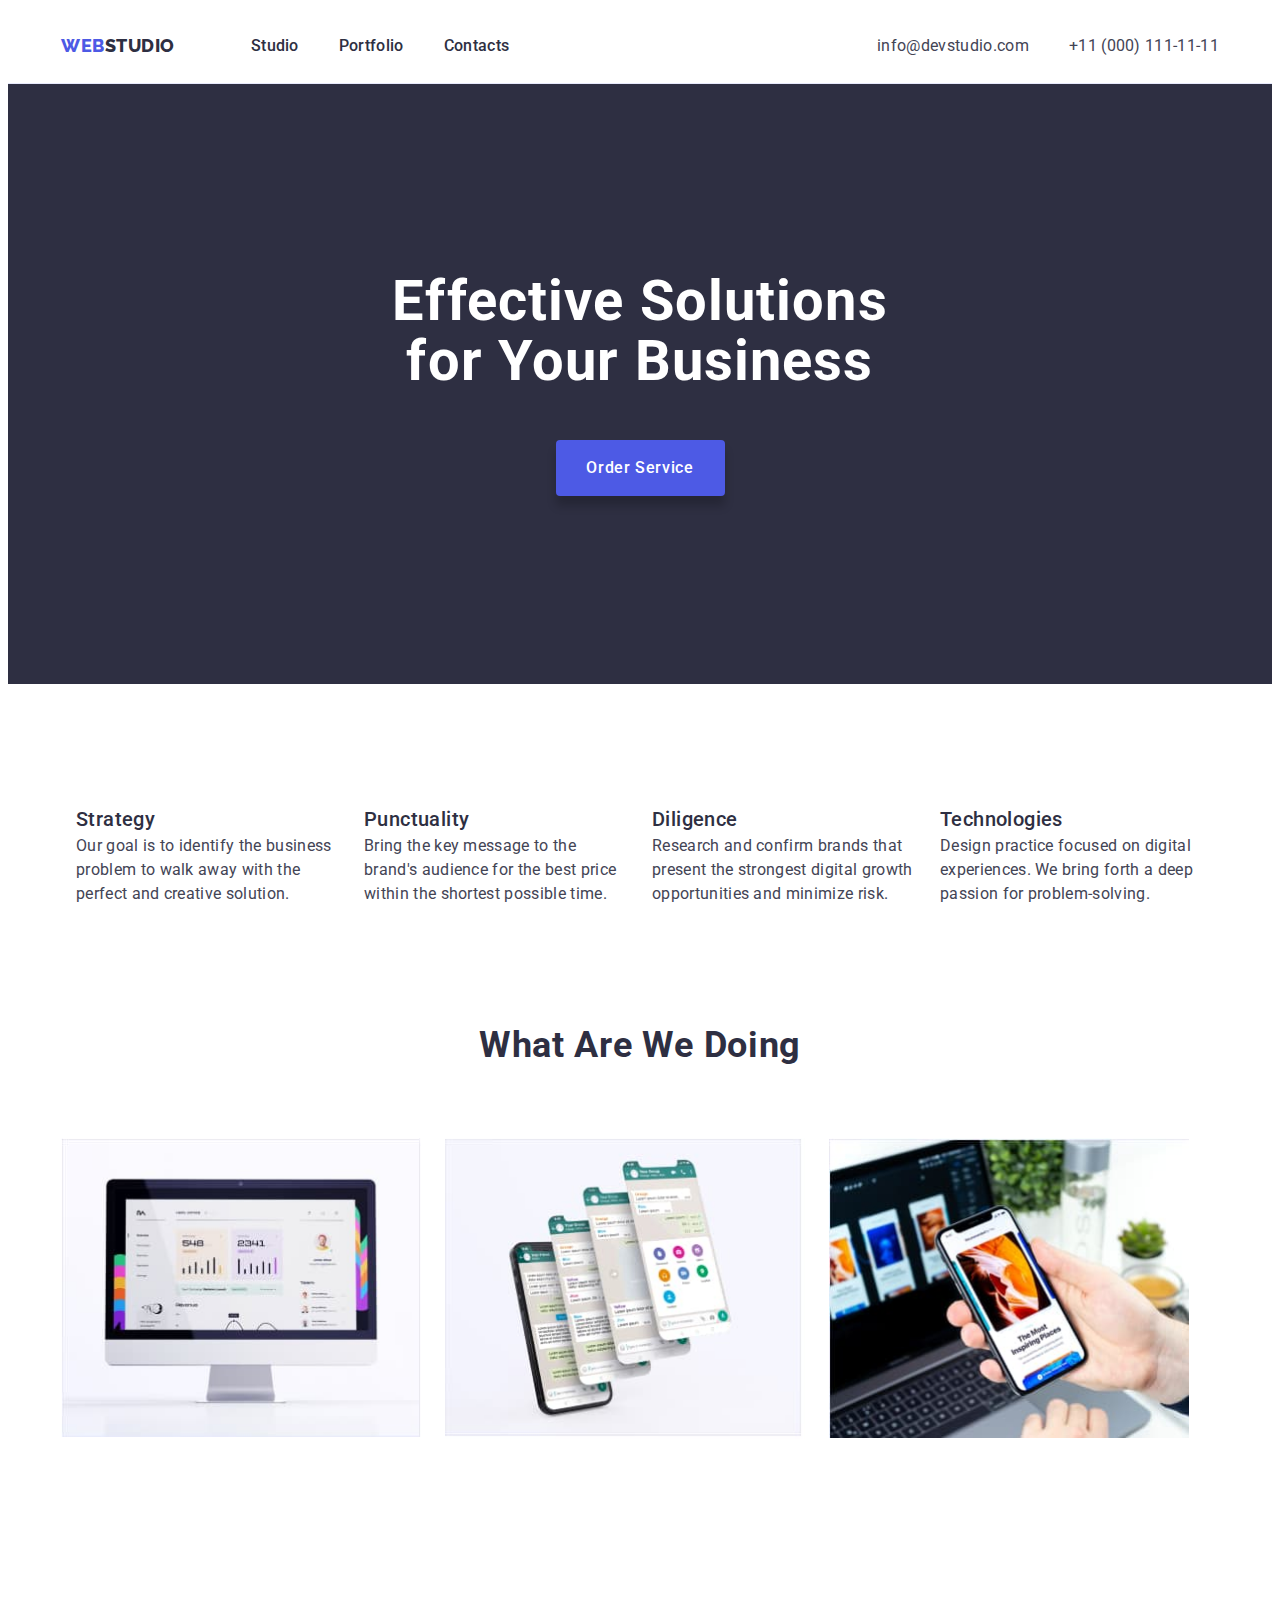
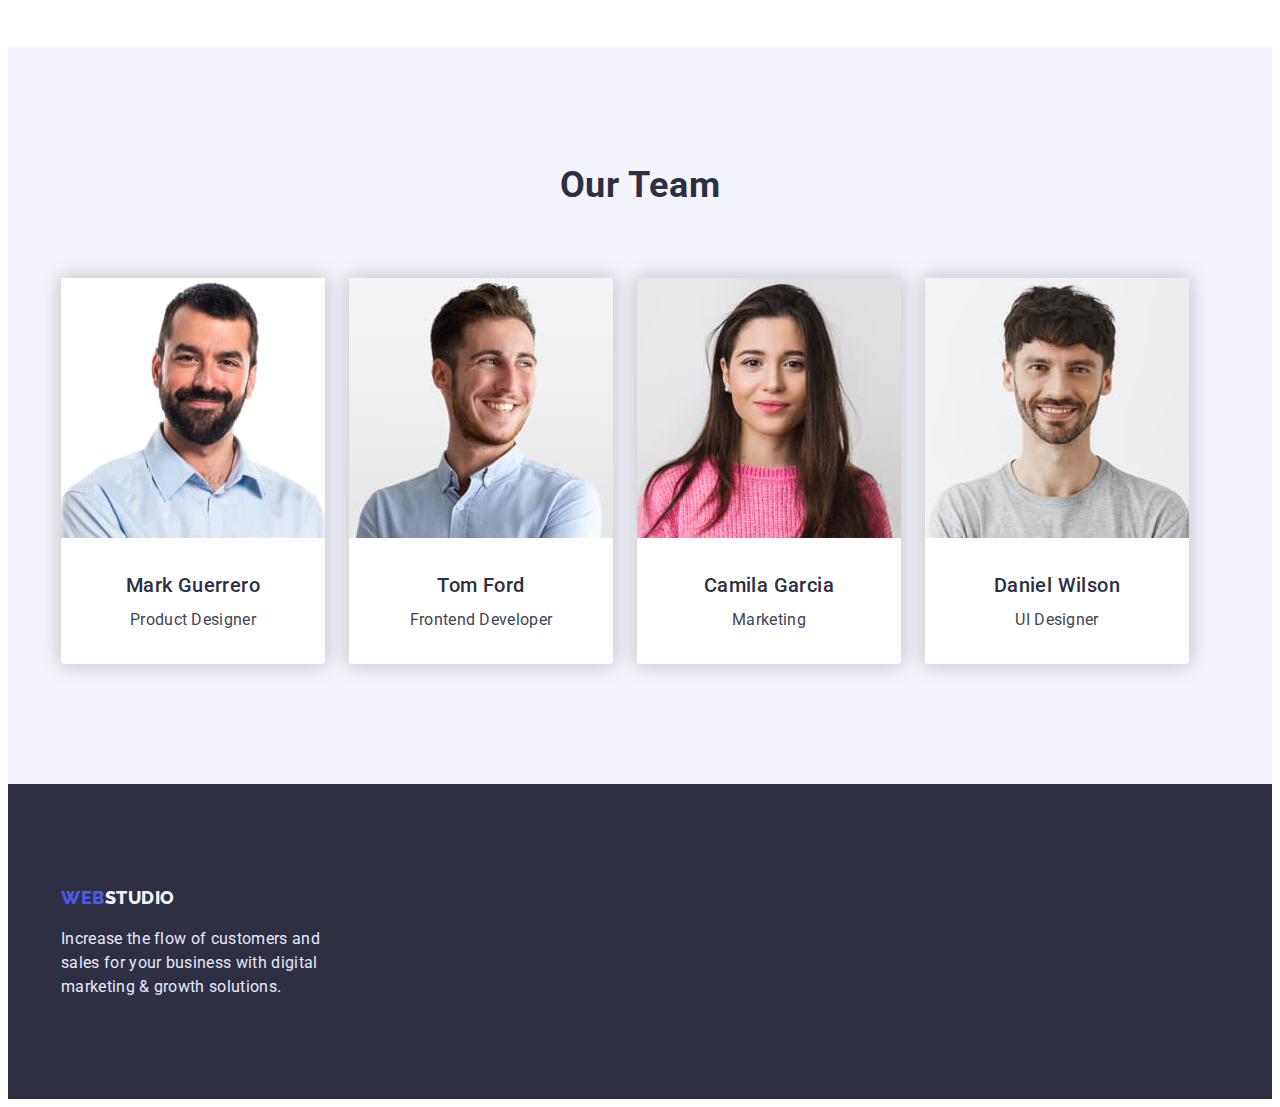
<file: index.html>
<!DOCTYPE html>
<html lang="en">
<head>
    <meta charset="UTF-8">
    <meta http-equiv="X-UA-Compatible" content="IE=edge">
    <meta name="viewport" content="width=device-width, initial-scale=1.0">
    <title>WEBSTUDIO</title>

    <link rel="stylesheet" href="https://cdnjs.cloudflare.com/ajax/libs/modern-normalize/1.1.0/modern-normalize.min.css" integrity="sha512-wpPYUAdjBVSE4KJnH1VR1HeZfpl1ub8YT/NKx4PuQ5NmX2tKuGu6U/JRp5y+Y8XG2tV+wKQpNHVUX03MfMFn9Q==" crossorigin="anonymous" referrerpolicy="no-referrer">

    <link rel="stylesheet" href="style/style.css">

    <link rel="preconnect" href="https://fonts.googleapis.com">
    <link rel="preconnect" href="https://fonts.gstatic.com" crossorigin>
    <link href="https://fonts.googleapis.com/css2?family=Raleway:wght@800&family=Roboto:wght@400;500;700;900&display=swap" rel="stylesheet">
</head>
<body>
    <header>
        <div class="header-container container">
            <nav class="title">
                <a href="./index.html" class="logo-header logo"><span class="WebLogo">WEB</span><span class="StudioLogo">STUDIO</span></a>    
                <ul class="title_info">
                    <li><a href="./index.html" class="navigation">Studio</a></li>
                    <li><a href="./portfolio.html" class="navigation">Portfolio</a></li>
                    <li><a href="" class="navigation">Contacts</a></li>
                </ul>
            </nav>
            <address>
                <ul class="contacts">
                    <li class="email"><a href="mailto:info@devstudio.com">info@devstudio.com</a></li>
                    <li class="tel"><a href="tel:+110001111111">+11 (000) 111-11-11</a></li>
                </ul>
            </address>
        </div>
    </header>
    <main>
        <section class="hero">
            <div class="hero-container container">
                <h1 class="credo">Effective Solutions for Your Business</h1>
                <!-- Назва класу fakebutton, бо як я зрозумів це повинна, бути кнопка, але на данний момент не потрібно робити, аби вона працювала -->
                <button class="fakebutton" type="button">Order Service</button>
            </div>
        </section>
        <section class="about_us">
            <div class="about_us-container container">
                <h2 class="About_Us visually-hidden">About Us</h2>
                <ul class="skills">
                    <li class="strategy">
                        <h3>Strategy</h3>
                        <p>Our goal is to identify the business problem to walk away with the perfect and creative solution.</p>
                    </li>
                    <li class="punctuality">
                        <h3>Punctuality</h3>
                        <p>Bring the key message to the brand's audience for the best price within the shortest possible time.</p>
                    </li>
                    <li class="diligence">
                        <h3>Diligence</h3>
                        <p>Research and confirm brands that present the strongest digital growth opportunities and minimize risk.</p>
                    </li>
                    <li class="technologies">
                        <h3>Technologies</h3>
                        <p>Design practice focused on digital experiences. We bring forth a deep passion for problem-solving.</p>
                    </li>
                </ul>
            </div>
        </section>
        <section class="what_are_we_doing">
            <div class="what_are_we_doing-container container">
                <h2>What are we doing</h2>
                <ul class="images">
                    <li><img src="./images/Computer.jpg" alt="Computer" width="360"></li>
                    <li><img src="./images/Phone.jpg" alt="Phone" width="360"></li>
                    <li><img src="./images/Man.jpg" alt="Man" width="360"></li>
                </ul>
            </div>
        </section>
        <section class="team">
            <div class="team-container container">
                <h2>Our Team</h2>
                <ul class="team_pics">
                    <li>
                        <img src="./images/Mark.jpg" alt="Mark Guerrero" width="264">
                        <div class="team-text">
                            <h3>Mark Guerrero</h3>
                            <p>Product Designer</p>
                        </div>
                    </li>
                    <li>
                        <img src="./images/Tom.jpg" alt="Tom Ford" width="264">
                        <div class="team-text">
                            <h3>Tom Ford</h3>
                            <p>Frontend Developer</p>
                        </div>
                    </li>
                    <li>
                        <img src="./images/Camila.jpg" alt="Camila Garcia" width="264">
                        <div class="team-text">  
                            <h3>Camila Garcia</h3>
                            <p>Marketing</p>
                        </div>
                    </li>
                    <li>
                        <img src="./images/Daniel.jpg" alt="Daniel Wilson" width="264">
                        <div class="team-text">    
                            <h3>Daniel Wilson</h3>
                            <p>UI Designer</p>
                        </div>
                    </li>
                </ul>
            </div>
        </section>
    </main>
    <footer>
        <div class="footer-container container">
            <a href="./index.html" class="logo logo-footer end_text"><span class="WebLogo">WEB</span><span class="StudioLogo2">STUDIO</span></a>
            <p class="end_text">Increase the flow of customers and sales for your business with digital marketing & growth solutions.</p>
        </div>
    </footer>
</body>
</html>
</file>
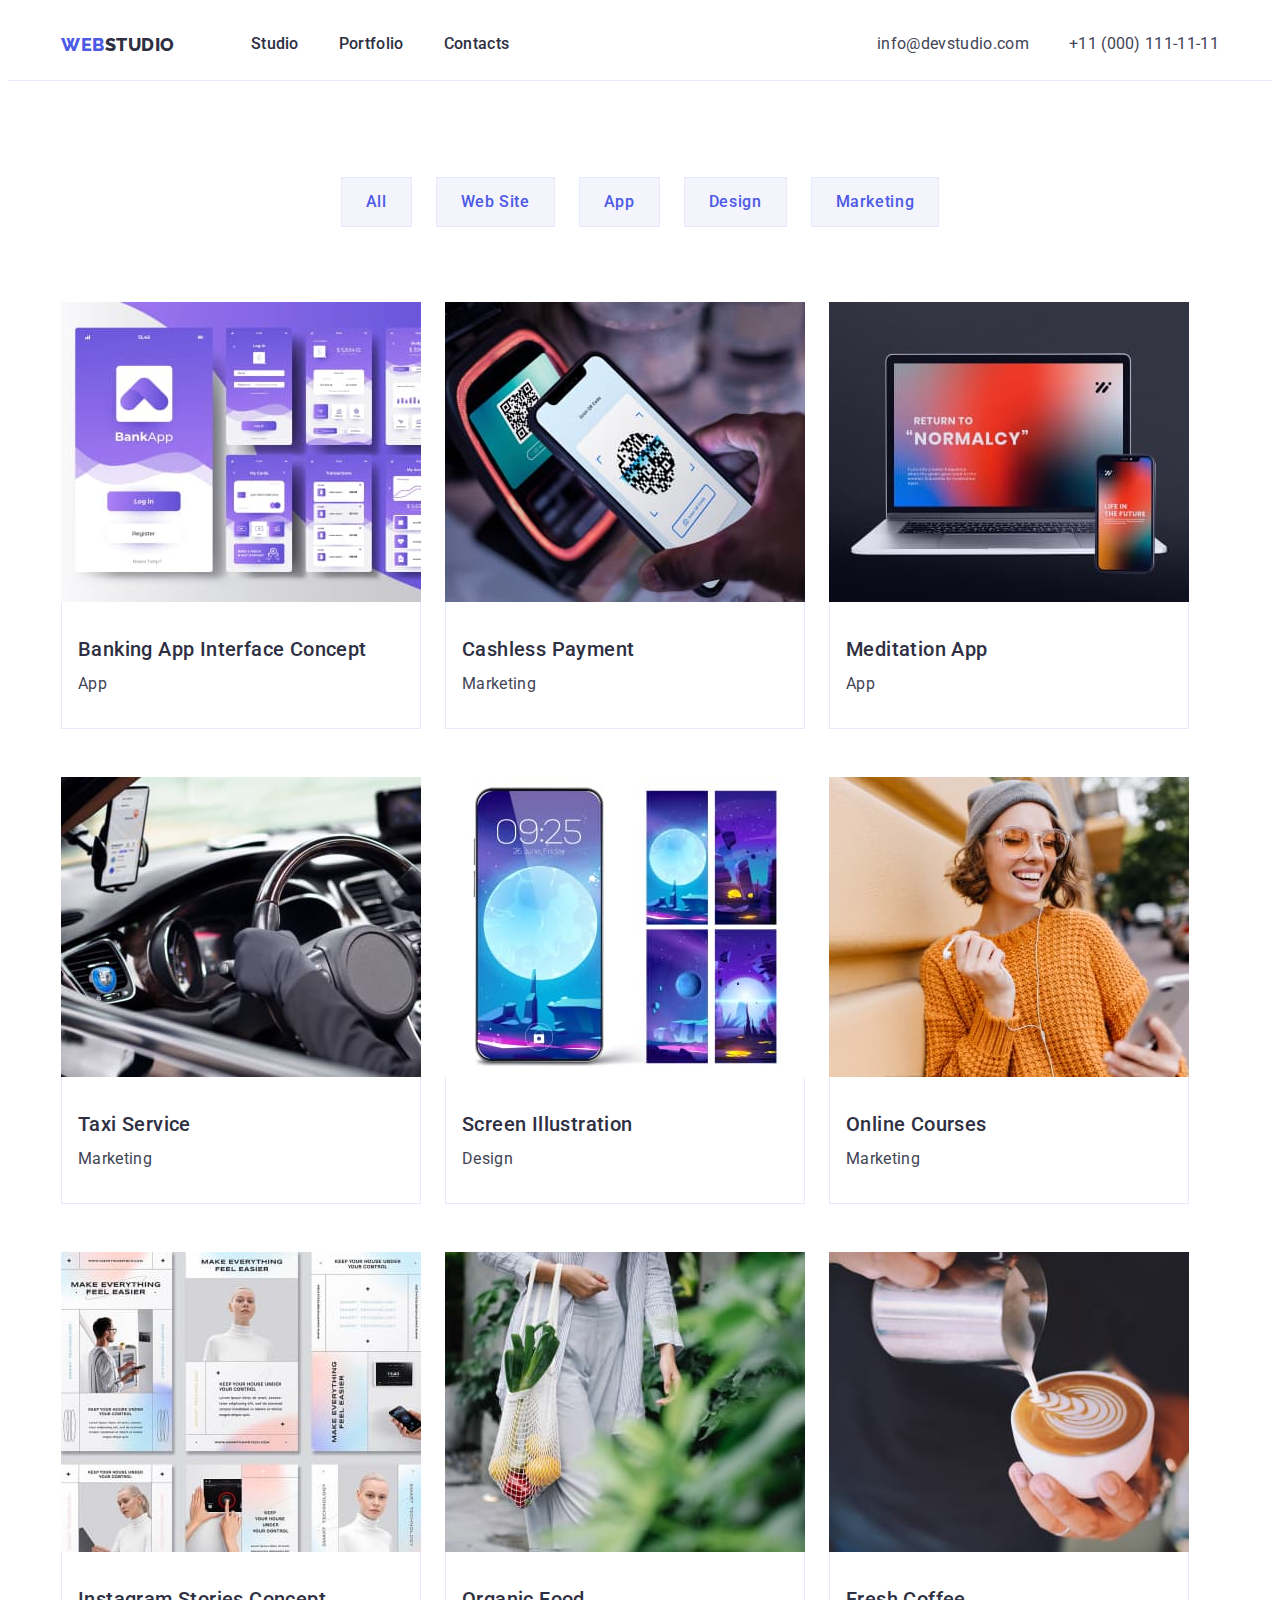
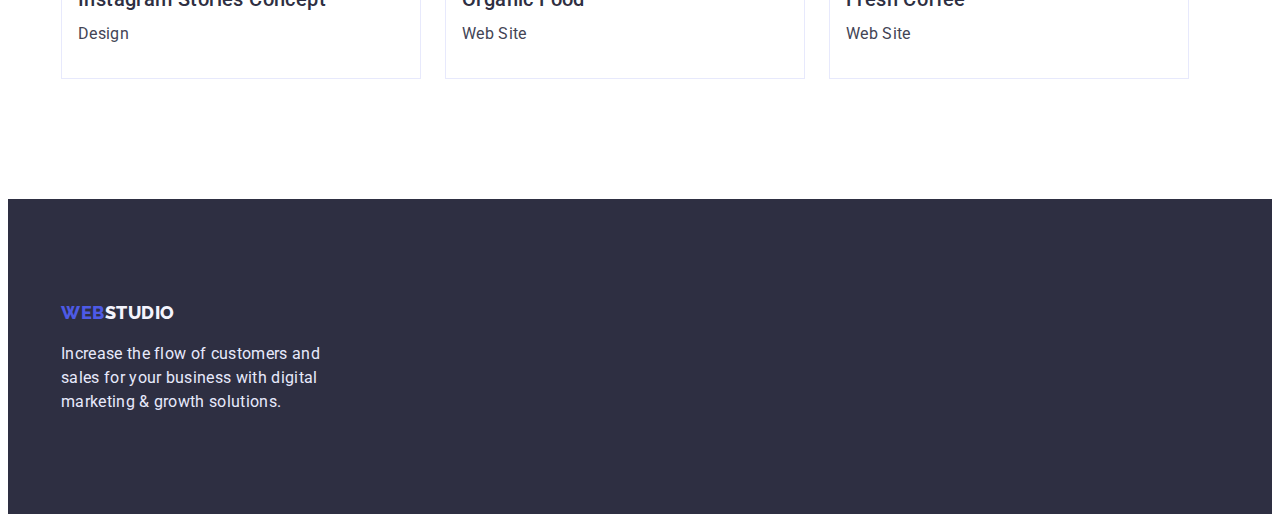
<file: portfolio.html>
<!DOCTYPE html>
<html lang="en">
<head>
    <meta charset="UTF-8">
    <meta http-equiv="X-UA-Compatible" content="IE=edge">
    <meta name="viewport" content="width=device-width, initial-scale=1.0">
    <title>WEBSTUDIO</title>

    <link rel="stylesheet" href="https://cdnjs.cloudflare.com/ajax/libs/modern-normalize/1.1.0/modern-normalize.min.css" integrity="sha512-wpPYUAdjBVSE4KJnH1VR1HeZfpl1ub8YT/NKx4PuQ5NmX2tKuGu6U/JRp5y+Y8XG2tV+wKQpNHVUX03MfMFn9Q==" crossorigin="anonymous" referrerpolicy="no-referrer">

    <link rel="stylesheet" href="style/style.css">

    <link rel="preconnect" href="https://fonts.googleapis.com">
    <link rel="preconnect" href="https://fonts.gstatic.com" crossorigin>
    <link href="https://fonts.googleapis.com/css2?family=Raleway:wght@800&family=Roboto:wght@400;500;700;900&display=swap" rel="stylesheet">
</head>
<body>
    <header>
        <div class="header-container container">
            <nav class="title">
                <a href="./index.html" class="logo" tabindex="1"><span class="WebLogo">WEB</span><span class="StudioLogo">STUDIO</span></a>    
                <ul class="title_info">
                    <li><a href="./index.html" class="navigation" tabindex="2">Studio</a></li>
                    <li><a href="./portfolio.html" class="navigation" tabindex="3">Portfolio</a></li>
                    <li><a href="" class="navigation" tabindex="4">Contacts</a></li>
                </ul>
            </nav>
            <address>
                <ul class="contacts">
                    <li class="email"><a href="mailto:info@devstudio.com" tabindex="5">info@devstudio.com</a></li>
                    <li class="tel"><a href="tel:+110001111111" tabindex="6">+11 (000) 111-11-11</a></li>
                </ul>
            </address>
        </div>
    </header>
    <main>
        <section class="products-section">
            <div class="products-container container">
                <h1 class="visually-hidden">Filters</h1>
                <ul class="filters">
                    <li><button type="button">All</button></li>
                    <li><button type="button">Web Site</button></li>
                    <li><button type="button">App</button></li>
                    <li><button type="button">Design</button></li>
                    <li><button type="button">Marketing</button></li>
                </ul>
                <ul class="products">
                        <li class="products_item">
                            <img src="./images/banking_app_interface_concept.jpg" alt="Banking App Interface Concept" width="360">
                            <div class="card-content">
                                <h2>Banking App Interface Concept</h2>
                                <p>App</p>
                            </div>
                        </li>
                        <li class="products_item">
                            <img src="./images/cashless_payment.jpg" alt="Cashless Payment" width="360">
                            <div class="card-content">
                                <h2>Cashless Payment</h2>
                                <p>Marketing</p>
                            </div>
                        </li>
                        <li class="products_item">
                            <img src="./images/meditation_app.jpg" alt="Meditation App" width="360">
                            <div class="card-content">
                                <h2>Meditation App</h2>
                                <p>App</p>
                            </div>
                        </li>
                        <li class="products_item">
                            <img src="./images/taxi_service.jpg" alt="Taxi Service" width="360">
                            <div class="card-content">
                                <h2>Taxi Service</h2>
                                <p>Marketing</p>
                            </div>
                        </li>
                        <li class="products_item">
                            <img src="./images/screen_illustrations.jpg" alt="Screen Illustration" width="360">
                            <div class="card-content">
                                <h2>Screen Illustration</h2>
                                <p>Design</p>
                            </div>
                        </li>
                        <li class="products_item">
                            <img src="./images/online_courses.jpg" alt="Online Courses" width="360">
                            <div class="card-content">
                                <h2>Online Courses</h2>
                                <p>Marketing</p>
                            </div>
                        </li>
                        <li class="products_item">
                            <img src="./images/instagram_stories_concept.jpg" alt="Instagram Stories Concept" width="360">
                            <div class="card-content">
                                <h2>Instagram Stories Concept</h2>
                                <p>Design</p>
                            </div>
                        </li>
                        <li class="products_item">
                            <img src="./images/organic_food.jpg" alt="Organic Food" width="360">
                            <div class="card-content">
                                <h2>Organic Food</h2>
                                <p>Web Site</p>
                            </div>
                        </li>
                        <li class="products_item">
                            <img src="./images/fresh_coffee.jpg" alt="Fresh Coffee" width="360">
                            <div class="card-content">
                                <h2>Fresh Coffee</h2>
                                <p>Web Site</p>
                            </div>
                        </li>
                </ul>
            </div>
        </section>
    </main>
    <footer>
        <div class="footer-container container">
            <a href="./index.html" class="logo logo-footer end_text"><span class="WebLogo">WEB</span><span class="StudioLogo2">STUDIO</span></a>
            <p class="end_text">Increase the flow of customers and sales for your business with digital marketing & growth solutions.</p>
        </div>
    </footer>
</body>
</html>
</file>
<file: style/style.css>
:root{
    --iris: #4D5AE5;
    --cornflower: #E7E9FC;
    --navyblue: #2E2F42;
    --slate: #434455;
    --ocean: #404BBF;
    --cloud: #F4F4FD;
    --white: #fff;
}

body{
    font-family: 'Roboto', sans-serif;
    background-color: var(--white);
}

.container {
    width: 1158px;
    margin: 0 auto;
    padding: 0 15px;
}

h1, h2, h3, h4, h5, h6, p{
    margin: 0;
}

ul{
    margin: 0;
    padding: 0;
}

header{
    border-bottom: 1px solid var(--cornflower);
}

.header-container{
    display: flex;
    flex-direction: row;
    justify-content: space-between;
    align-items: center;
}

.visually-hidden{
    position: absolute;
    white-space: nowrap;
    width: 1px;
    height: 1px;
    overflow: hidden;
    border: 0;
    padding: 0;
    clip: rect(0 0 0 0);
    clip-path: inset(50%);
    margin: -1px;
}

 a{
    text-decoration: none;
 }

 img{
    display: block; 
    max-width: 100%; 
    height: auto;
 }

.title{
    display: flex;
    align-items: center;
}

.navigation{
    color: var(--navyblue);
    position: relative;
    padding: 24px 0;
    display: inline-block;
}

.navigation::after{ 
    content: "";
    position: absolute;
    bottom: 25px;
    left: 50%;
    display: block;
    background: none repeat scroll 0 0 transparent;
    height: 3px;
    border-radius: 2px;
    width: 0;
    background: var(--ocean);
    transition: width 0.24s ease 0s, left 0.24s ease 0s;
}

.navigation:hover::after{
    border-bottom: 2px;
    width: 100%; 
    left: 0; 
}

.navigation:hover, .navigation:focus{
    color: var(--ocean);
}

.logo{
    font-family: 'Raleway';
    font-weight: 800;
    font-size: 18px;
    line-height: 1.5;
    letter-spacing: 0.03em;
    display: inline-block;
}

.logo-header{
    padding: 24px 0;
}

.WebLogo{
    color: var(--iris);
}

.StudioLogo{
    color: var(--navyblue);
}

.StudioLogo2{
    color: var(--cloud);
}

ul{
    list-style-type: none;
    display: flex;
}

.title_info{
    padding: 0;
    margin-left: 76px;
}

.title_info li{
    color: var(--navyblue);
    font-weight: 500;
    font-size: 16px;
    line-height: 1.5;
    letter-spacing: 0.02em;
}

.contacts{
    margin-left: auto;
    padding-left: 0;
}

.contacts a{
    color: var(--slate);
    font-family: 'Roboto';
    font-weight: 400;
    font-style: normal;
    font-size: 16px;
    line-height: 1.5;
    letter-spacing: 0.02em;
    padding: 24px 0;
    display: inline-block;
}

.contacts a:hover, .contacts a:focus{
    color: var(--ocean);
}

.title_info li:not(:last-child), .contacts li:not(:last-child){
    margin-right: 40px;
}

.hero{
    height: 600px;
    background-color: var(--navyblue);
    display: flex;
    align-items: center;
    text-align: center;
}

.credo{
    margin: 0 auto;
    width: 500px;
    color: var(--white);
    text-align: center;
    font-weight: 700;
    font-size: 56px;
    letter-spacing: 0.02em;
    line-height: 1.07;
}

.fakebutton{
    display: inline-block;
    min-width: 169px;
    min-height: 56px;
    margin-top: 48px;
    color: var(--white);
    background-color: var(--iris);
    border-radius: 4px;
    box-shadow: 0px 10px 10px 0px rgba(0, 0, 0, 0.2);
    border: none;
    font-family: inherit;
    font-weight: 500;
    font-size: 16px;
    line-height: 1.5;
    letter-spacing: 0.04em;
}

.fakebutton:hover, .fakebutton:focus{
    box-shadow: none;
    background-color: var(--ocean);
}

.fakebutton:active{
    background-color: var(--ocean);
    box-shadow: 0px 0px 10px 7px rgba(0, 0, 0, 0.2);
    width: 160px;
    height: 50px;
    font-size: 15px;
}

.about_us{
    padding: 120px 0;
}

.About_Us{
    font-size: 36px;
    color: var(--navyblue);
    font-weight: 700;
    font-size: 36px;
}

.about_us h3{
    font-weight: 500;
    font-size: 20px;
    line-height: 1.5;
    letter-spacing: 0.02em;
}

.about_us p{
    font-size: 16px;
    line-height: 1.5;
    letter-spacing: 0.02em;
}

.skills{
    display: flex;
    justify-content: center;
}

.skills li{
    margin-right: 24px;
    width: 264px;
}

.skills li:last-child{
    margin-right: 0;
}


.skills h3{
    font-weight: 500;
    font-size: 20px;
    line-height: 1.5;
    letter-spacing: 0.02em;
    color: var(--navyblue);
}

.skills p{
    color: var(--slate);
    font-size: 16px;
    line-height: 1.5;
    letter-spacing: 0.02em;
}

.what_are_we_doing{
    height: 500px;
    padding-bottom: 120px;
}

.what_are_we_doing li{
    width: 360px;
}

.what_are_we_doing h2, .team h2{
    color: var(--navyblue);
    font-weight: 700;
    font-size: 36px;
    line-height: 1.11;
    letter-spacing: 0.02em;
    text-transform: capitalize;
    text-align: center;
}

.images{
    display: flex;
    flex-direction: row;
    margin-top: 72px;
}

.images li{
    width: 360px;
    margin-right: 24px;
}

.images li:last-child{
    margin-right: 0;
}

.team{
    padding: 120px 0;
    background-color: var(--cloud);
}

.team_pics{
    margin-top:72px;
}

.team_pics li{
    text-align: center;
    width: 264px;
    box-shadow: 0px 0px 20px 2px rgba(0, 0, 0, 0.2);
    margin-right: 24px;
    background-color: var(--white);
    border-radius: 0 0 4px 4px ;
}

.team_pics li:last-child{
    margin-right: 0;
}

.team-text{
    padding: 32px 16px;
}

.team_pics li h3{
    color: var(--navyblue);
    font-weight: 500;
    font-size: 20px;
    line-height: 1.5;
    letter-spacing: 0.02em;
    margin-bottom: 8px;
}

.team li p{
    color: var(--slate);
    font-size: 16px;
    line-height: 1.5;
    letter-spacing: 0.02em;
}

footer{
    padding: 100px 0;
    background-color: var(--navyblue);
}

.logo-footer{
    margin-bottom: 16px;
}

a.end_text{
    font-weight: 800;
    font-size: 18px;
    letter-spacing: 0.03em;
}

p.end_text{
    width: 264px;
    color: var(--cornflower);
    font-weight: 400;
    font-size: 16px;
    line-height: 1.5;
    letter-spacing: 0.02em;
}

.WEB{
    color: var(--iris);
}

.products-section{
    padding-top: 96px;
    padding-bottom: 120px;
}

.filters{
    display: flex;
    flex-direction: row;
    align-items: center;
    justify-content: center;
    margin-bottom: 75px;
}

.filters li:not(:first-child){
    margin-left: 24px;
}

.filters button{
    font-family: inherit;
    color: var(--iris);
    padding: 12px 24px;
    background-color: var(--cloud);
    border: 1px solid var(--cornflower);
    font-weight: 500;
    font-size: 16px;
    line-height: 1.5;
    letter-spacing: 0.04em;
}

.filters button:hover{
    background-color: var(--iris);
    color: var(--white);
    box-shadow: 0px 5px 5px 0px rgba(0, 0, 0, 0.2);
    border-radius: 4px;
    border: none;
}

.filters button:focus{
    background-color: var(--iris);
    color: var(--white);
    border-radius: 4px;
    border: none;
}

[type="button"]{
    cursor: pointer;
}

.products{
    display: flex;
    flex-wrap: wrap;
}

.products h2{
    font-weight: 500;
    font-size: 20px;
    line-height: 1.5;
    color: var(--navyblue);
    margin: 0;
    margin-bottom: 8px;
    letter-spacing: 0.02em;
}

.products_item{
    width: 360px;
    margin-right: 24px;
    margin-bottom: 48px;
}

.products_item:nth-child(3n){
    margin-right: 0px;
}

.products_item:nth-last-child(-n+3){
    margin-bottom: 0;
}

.products p{
    margin: 0;
    color: var(--slate);
    font-size: 16px;
    line-height: 1.5;
    letter-spacing: 0.02em;
}

.card-content{
    padding: 32px 16px;
    border: 1px solid var(--cornflower);
    border-top: none;
}
</file>
